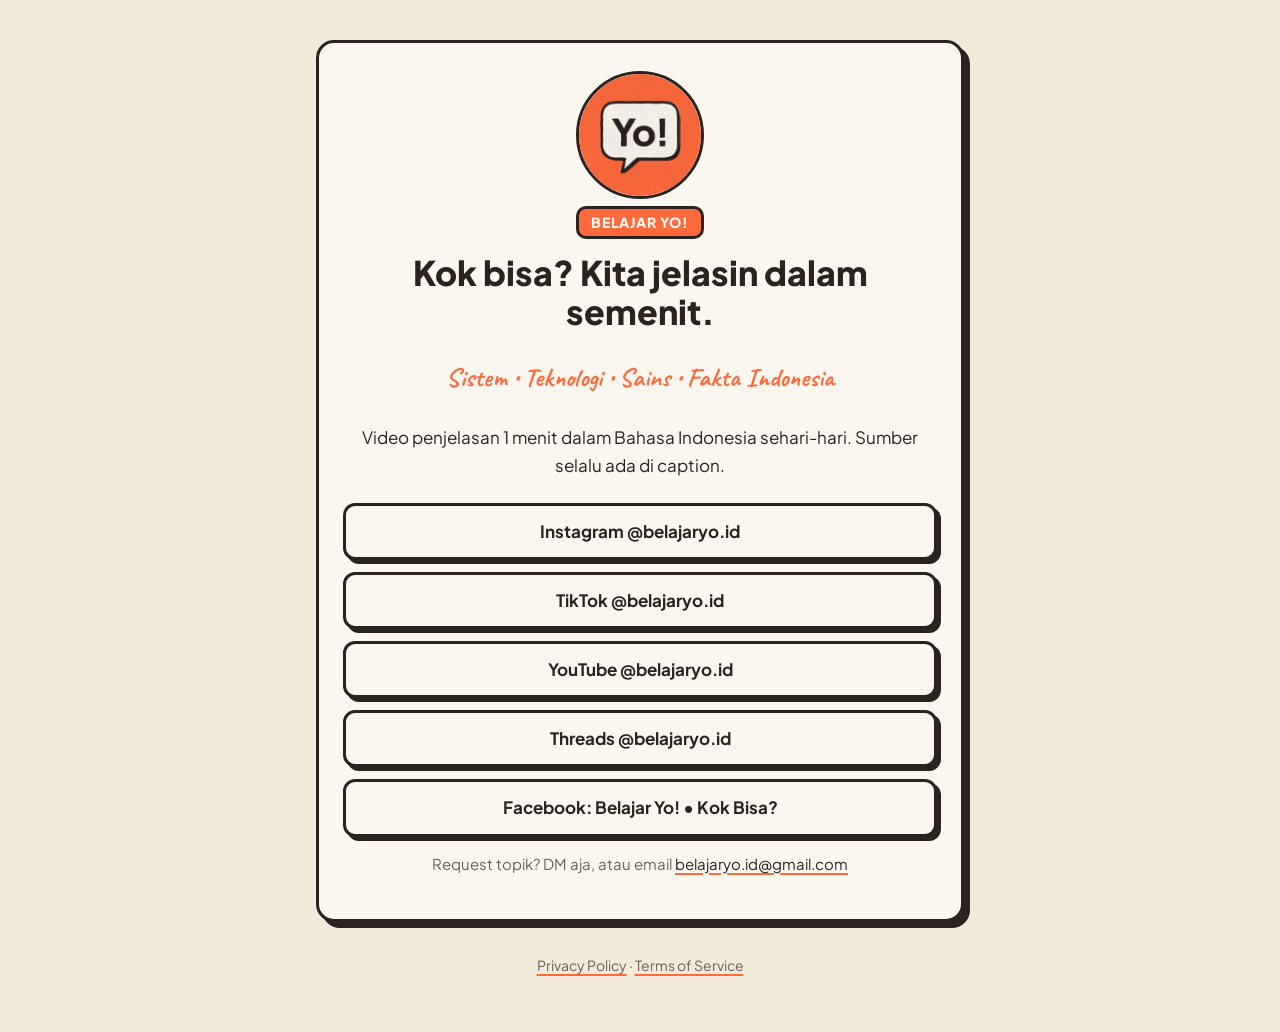
<file: index.html>
<!doctype html>
<html lang="id">
<head>
  <meta charset="utf-8">
  <meta name="viewport" content="width=device-width, initial-scale=1">
  <title>Belajar Yo! • Kok Bisa?</title>
  <meta name="description" content="Kok bisa? Kita jelasin dalam semenit. Video penjelasan singkat soal sistem, teknologi, sains dan fakta Indonesia.">
  <link rel="icon" href="favicon.png">
  <link rel="stylesheet" href="style.css">
</head>
<body>
  <main class="wrap">
    <section class="card hero">
      <img src="avatar.png" alt="Logo Belajar Yo!: gelembung bicara Yo! di atas oranye">
      <div><span class="chip">BELAJAR YO!</span></div>
      <h1>Kok bisa? Kita jelasin dalam semenit.</h1>
      <p class="hand">Sistem • Teknologi • Sains • Fakta Indonesia</p>
      <p>Video penjelasan 1 menit dalam Bahasa Indonesia sehari-hari. Sumber selalu ada di caption.</p>
      <ul class="links">
        <li><a href="https://www.instagram.com/belajaryo.id/">Instagram @belajaryo.id</a></li>
        <li><a href="https://www.tiktok.com/@belajaryo.id">TikTok @belajaryo.id</a></li>
        <li><a href="https://www.youtube.com/@belajaryo.id">YouTube @belajaryo.id</a></li>
        <li><a href="https://www.threads.com/@belajaryo.id">Threads @belajaryo.id</a></li>
        <li><a href="https://www.facebook.com/profile.php?id=1352640311270291">Facebook: Belajar Yo! • Kok Bisa?</a></li>
      </ul>
      <p class="muted">Request topik? DM aja, atau email <a href="mailto:belajaryo.id@gmail.com">belajaryo.id@gmail.com</a></p>
    </section>
    <footer>
      <a href="privacy.html">Privacy Policy</a> · <a href="terms.html">Terms of Service</a>
    </footer>
  </main>
</body>
</html>
</file>
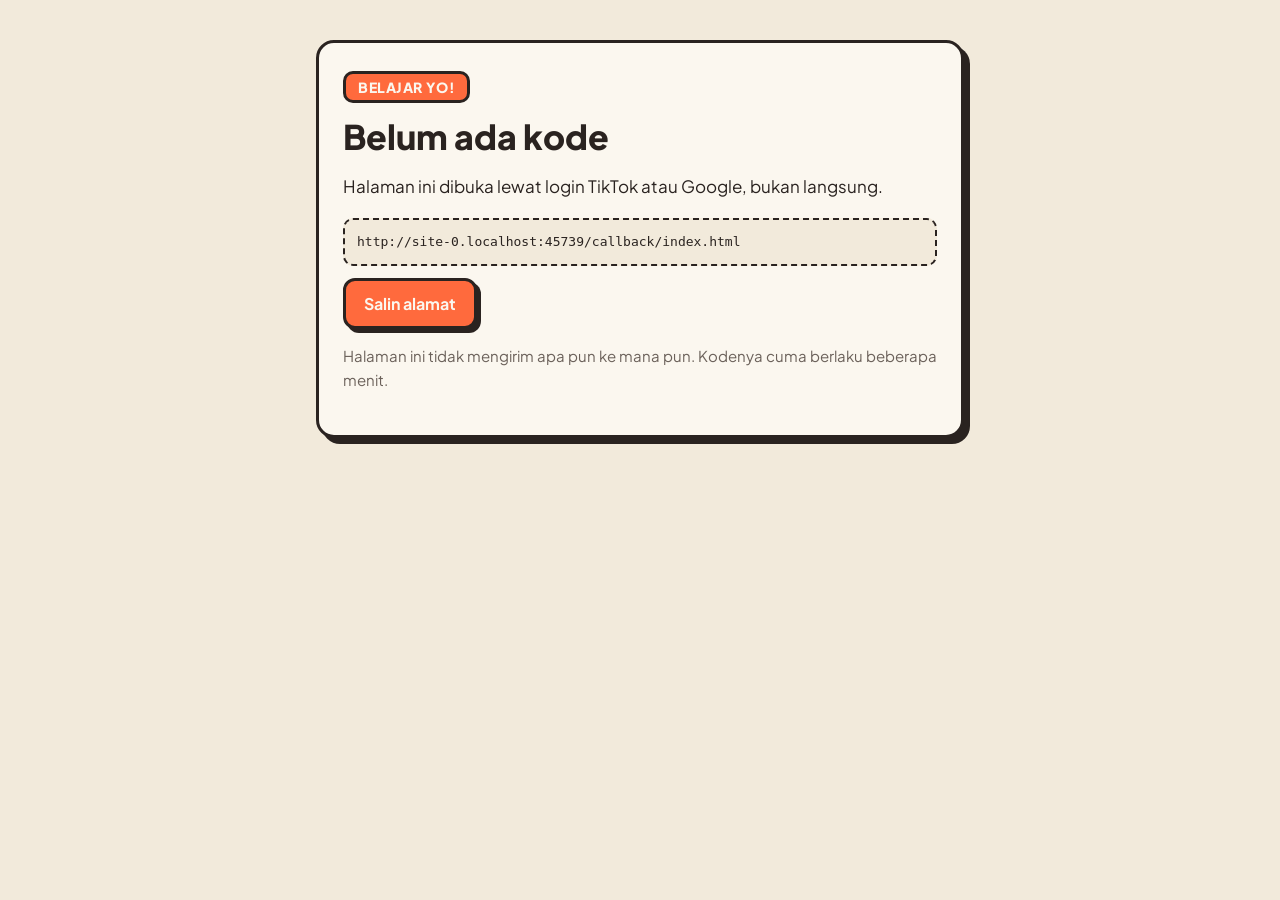
<file: callback/index.html>
<!doctype html>
<html lang="id">
<head>
  <meta charset="utf-8">
  <meta name="viewport" content="width=device-width, initial-scale=1">
  <meta name="referrer" content="no-referrer">
  <title>Login selesai · Belajar Yo!</title>
  <link rel="icon" href="../favicon.png">
  <link rel="stylesheet" href="../style.css">
</head>
<body>
  <main class="wrap">
    <section class="card">
      <span class="chip">BELAJAR YO!</span>
      <h1 id="title">Login selesai</h1>
      <p id="msg">Salin alamat di bawah, lalu paste ke terminal yang menjalankan <code>post.py auth</code>.</p>
      <code class="box" id="url"></code>
      <button id="copy" type="button">Salin alamat</button>
      <p class="muted">Halaman ini tidak mengirim apa pun ke mana pun. Kodenya cuma berlaku beberapa menit.</p>
    </section>
  </main>
  <script>
    // OAuth redirect target: show the full address so the creator can paste it into the terminal.
    var url = location.href;
    var params = new URLSearchParams(location.search);
    document.getElementById("url").textContent = url;
    if (params.get("error")) {
      document.getElementById("title").textContent = "Login dibatalkan";
      document.getElementById("msg").textContent = "Error: " + params.get("error") + ". Jalankan auth lagi.";
    } else if (!params.get("code")) {
      document.getElementById("title").textContent = "Belum ada kode";
      document.getElementById("msg").textContent = "Halaman ini dibuka lewat login TikTok atau Google, bukan langsung.";
    }
    document.getElementById("copy").addEventListener("click", function () {
      navigator.clipboard.writeText(url).then(function () {
        document.getElementById("copy").textContent = "Tersalin ✓";
      });
    });
  </script>
</body>
</html>
</file>
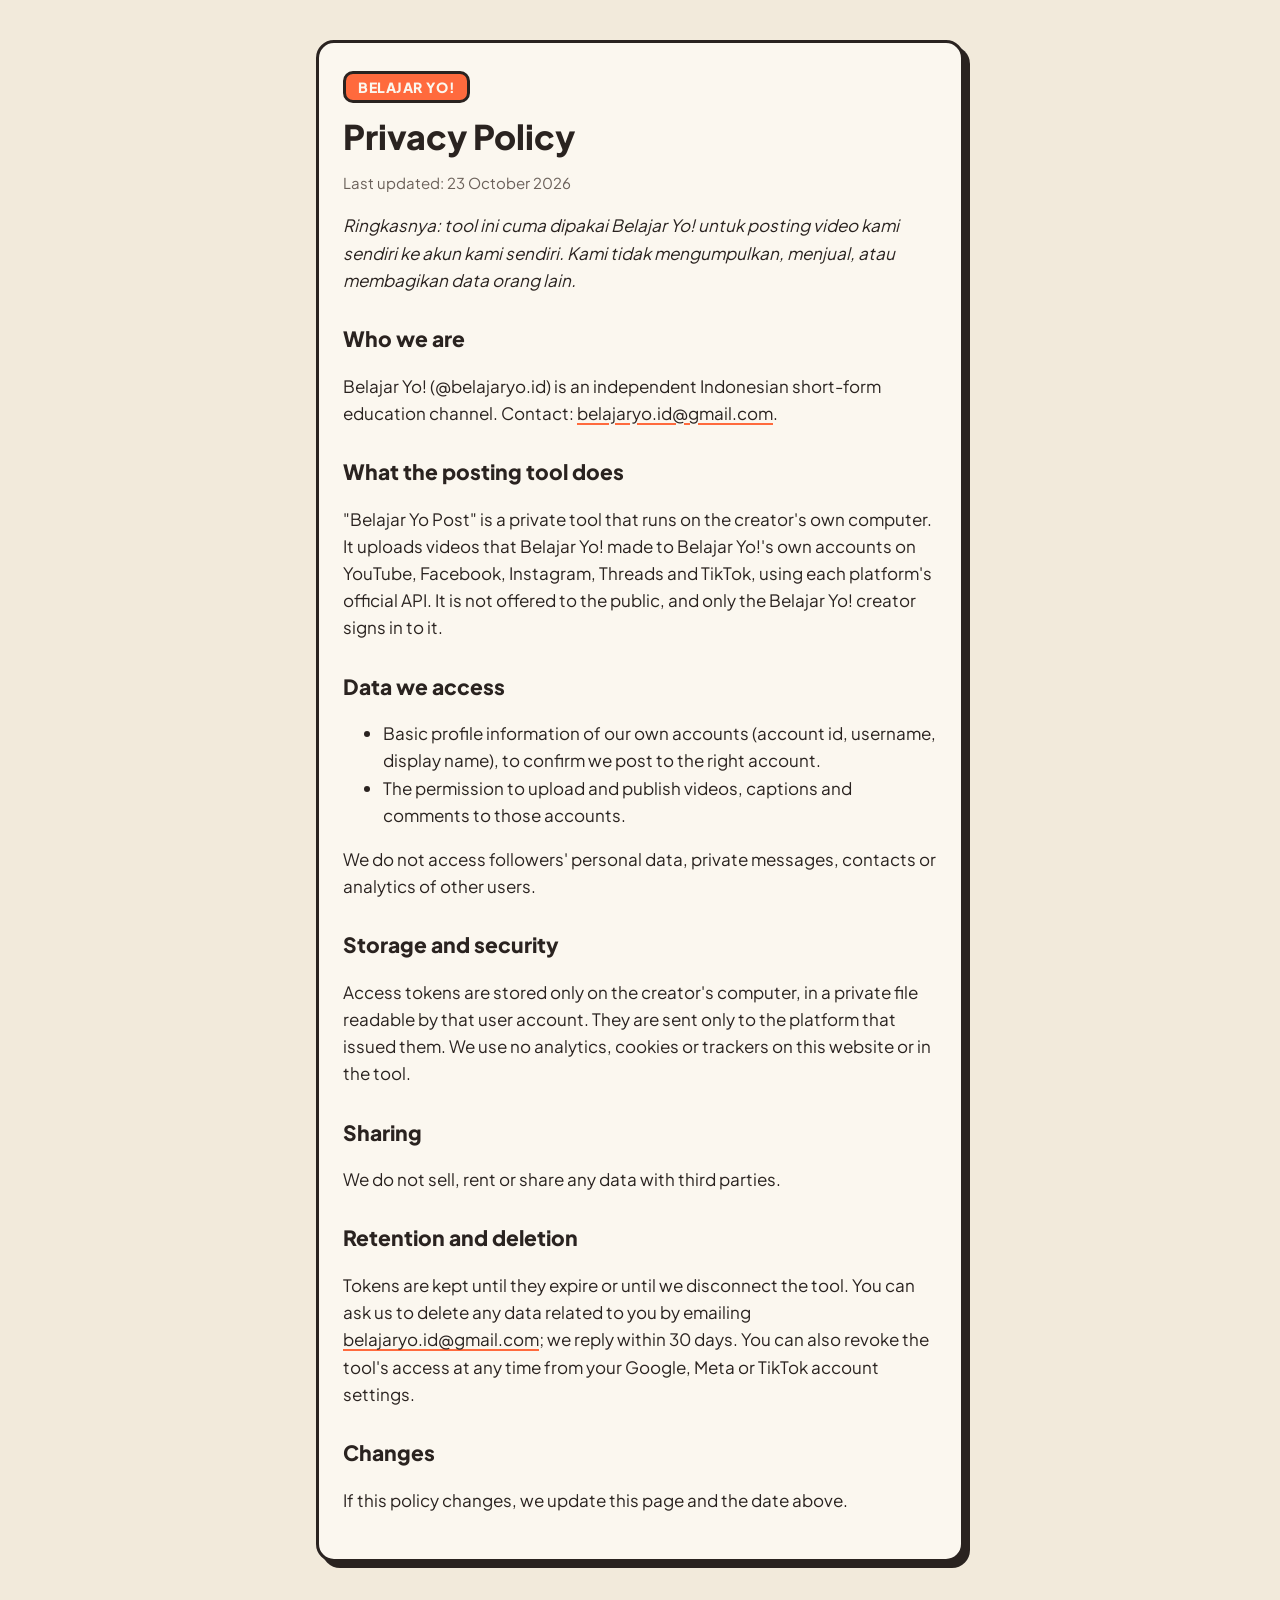
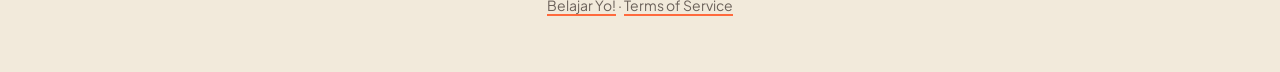
<file: privacy.html>
<!doctype html>
<html lang="en">
<head>
  <meta charset="utf-8">
  <meta name="viewport" content="width=device-width, initial-scale=1">
  <title>Privacy Policy · Belajar Yo!</title>
  <link rel="icon" href="favicon.png">
  <link rel="stylesheet" href="style.css">
</head>
<body>
  <main class="wrap">
    <article class="card">
      <span class="chip">BELAJAR YO!</span>
      <h1>Privacy Policy</h1>
      <p class="muted">Last updated: 23 October 2026</p>

      <p><em>Ringkasnya: tool ini cuma dipakai Belajar Yo! untuk posting video kami sendiri ke akun kami sendiri. Kami tidak mengumpulkan, menjual, atau membagikan data orang lain.</em></p>

      <h2>Who we are</h2>
      <p>Belajar Yo! (@belajaryo.id) is an independent Indonesian short-form education channel. Contact: <a href="mailto:belajaryo.id@gmail.com">belajaryo.id@gmail.com</a>.</p>

      <h2>What the posting tool does</h2>
      <p>"Belajar Yo Post" is a private tool that runs on the creator's own computer. It uploads videos that Belajar Yo! made to Belajar Yo!'s own accounts on YouTube, Facebook, Instagram, Threads and TikTok, using each platform's official API. It is not offered to the public, and only the Belajar Yo! creator signs in to it.</p>

      <h2>Data we access</h2>
      <ul>
        <li>Basic profile information of our own accounts (account id, username, display name), to confirm we post to the right account.</li>
        <li>The permission to upload and publish videos, captions and comments to those accounts.</li>
      </ul>
      <p>We do not access followers' personal data, private messages, contacts or analytics of other users.</p>

      <h2>Storage and security</h2>
      <p>Access tokens are stored only on the creator's computer, in a private file readable by that user account. They are sent only to the platform that issued them. We use no analytics, cookies or trackers on this website or in the tool.</p>

      <h2>Sharing</h2>
      <p>We do not sell, rent or share any data with third parties.</p>

      <h2>Retention and deletion</h2>
      <p>Tokens are kept until they expire or until we disconnect the tool. You can ask us to delete any data related to you by emailing <a href="mailto:belajaryo.id@gmail.com">belajaryo.id@gmail.com</a>; we reply within 30 days. You can also revoke the tool's access at any time from your Google, Meta or TikTok account settings.</p>

      <h2>Changes</h2>
      <p>If this policy changes, we update this page and the date above.</p>
    </article>
    <footer>
      <a href="index.html">Belajar Yo!</a> · <a href="terms.html">Terms of Service</a>
    </footer>
  </main>
</body>
</html>
</file>
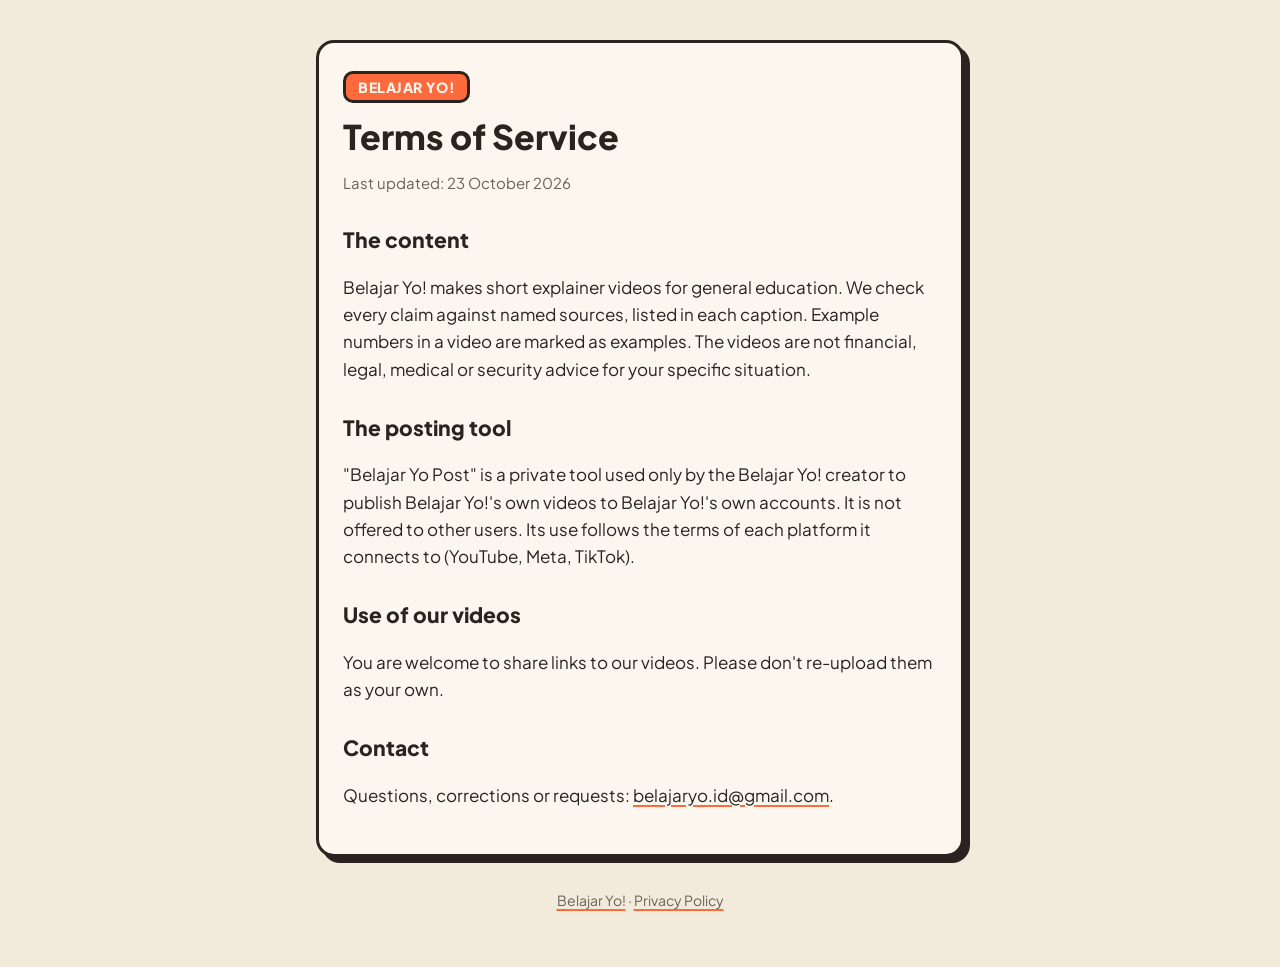
<file: terms.html>
<!doctype html>
<html lang="en">
<head>
  <meta charset="utf-8">
  <meta name="viewport" content="width=device-width, initial-scale=1">
  <title>Terms of Service · Belajar Yo!</title>
  <link rel="icon" href="favicon.png">
  <link rel="stylesheet" href="style.css">
</head>
<body>
  <main class="wrap">
    <article class="card">
      <span class="chip">BELAJAR YO!</span>
      <h1>Terms of Service</h1>
      <p class="muted">Last updated: 23 October 2026</p>

      <h2>The content</h2>
      <p>Belajar Yo! makes short explainer videos for general education. We check every claim against named sources, listed in each caption. Example numbers in a video are marked as examples. The videos are not financial, legal, medical or security advice for your specific situation.</p>

      <h2>The posting tool</h2>
      <p>"Belajar Yo Post" is a private tool used only by the Belajar Yo! creator to publish Belajar Yo!'s own videos to Belajar Yo!'s own accounts. It is not offered to other users. Its use follows the terms of each platform it connects to (YouTube, Meta, TikTok).</p>

      <h2>Use of our videos</h2>
      <p>You are welcome to share links to our videos. Please don't re-upload them as your own.</p>

      <h2>Contact</h2>
      <p>Questions, corrections or requests: <a href="mailto:belajaryo.id@gmail.com">belajaryo.id@gmail.com</a>.</p>
    </article>
    <footer>
      <a href="index.html">Belajar Yo!</a> · <a href="privacy.html">Privacy Policy</a>
    </footer>
  </main>
</body>
</html>
</file>
<file: style.css>
/* Belajar Yo! — Kertas style (same palette as Engine/src/lib/theme.ts KERTAS). Fonts are local: no third-party requests. */
@font-face { font-family: "Jakarta"; src: url("fonts/plus-jakarta-sans-latin-400-normal.woff2") format("woff2"); font-weight: 400; font-display: swap; }
@font-face { font-family: "Jakarta"; src: url("fonts/plus-jakarta-sans-latin-700-normal.woff2") format("woff2"); font-weight: 700; font-display: swap; }
@font-face { font-family: "Jakarta"; src: url("fonts/plus-jakarta-sans-latin-800-normal.woff2") format("woff2"); font-weight: 800; font-display: swap; }
@font-face { font-family: "Caveat"; src: url("fonts/caveat-latin-700-normal.woff2") format("woff2"); font-weight: 700; font-display: swap; }

:root {
  --bg: #F2EADB;
  --paper: #FBF7EF;
  --ink: #2A2320;
  --muted: #6B615A;
  --oranye: #FF6A3D;
}

* { box-sizing: border-box; }
html { -webkit-text-size-adjust: 100%; }
body {
  margin: 0;
  background: var(--bg);
  color: var(--ink);
  font: 400 17px/1.6 "Jakarta", system-ui, sans-serif;
}
a { color: var(--ink); text-decoration-color: var(--oranye); text-decoration-thickness: 2px; text-underline-offset: 3px; }
a:hover { color: var(--oranye); }

.wrap { max-width: 680px; margin: 0 auto; padding: 40px 16px 56px; }

.card {
  background: var(--paper);
  border: 3px solid var(--ink);
  border-radius: 18px;
  box-shadow: 6px 6px 0 var(--ink);
  padding: 28px 24px;
}

.chip {
  display: inline-block;
  background: var(--oranye);
  color: var(--paper);
  border: 3px solid var(--ink);
  border-radius: 10px;
  padding: 2px 12px;
  font-weight: 800;
  letter-spacing: 0.04em;
  font-size: 14px;
}

h1 { font-weight: 800; font-size: 34px; line-height: 1.15; margin: 14px 0 6px; }
h2 { font-weight: 800; font-size: 21px; margin: 28px 0 6px; }
.hand { font-family: "Caveat", cursive; font-size: 26px; color: var(--oranye); }
.muted { color: var(--muted); font-size: 15px; }

.hero { text-align: center; }
.hero img { width: 128px; height: 128px; border-radius: 50%; border: 3px solid var(--ink); }

.links { list-style: none; padding: 0; margin: 24px 0 0; display: grid; gap: 12px; }
.links a {
  display: block;
  text-align: center;
  text-decoration: none;
  font-weight: 700;
  background: var(--paper);
  border: 3px solid var(--ink);
  border-radius: 12px;
  padding: 12px;
  box-shadow: 4px 4px 0 var(--ink);
}
.links a:hover { background: var(--oranye); color: var(--paper); }

button {
  font: 700 16px "Jakarta", system-ui, sans-serif;
  background: var(--oranye);
  color: var(--paper);
  border: 3px solid var(--ink);
  border-radius: 12px;
  padding: 12px 18px;
  box-shadow: 4px 4px 0 var(--ink);
  cursor: pointer;
}
code.box {
  display: block;
  background: var(--bg);
  border: 2px dashed var(--ink);
  border-radius: 10px;
  padding: 12px;
  word-break: break-all;
  font-size: 13px;
  margin: 12px 0;
}

footer { text-align: center; margin-top: 32px; font-size: 14px; color: var(--muted); }
footer a { color: var(--muted); }
</file>
